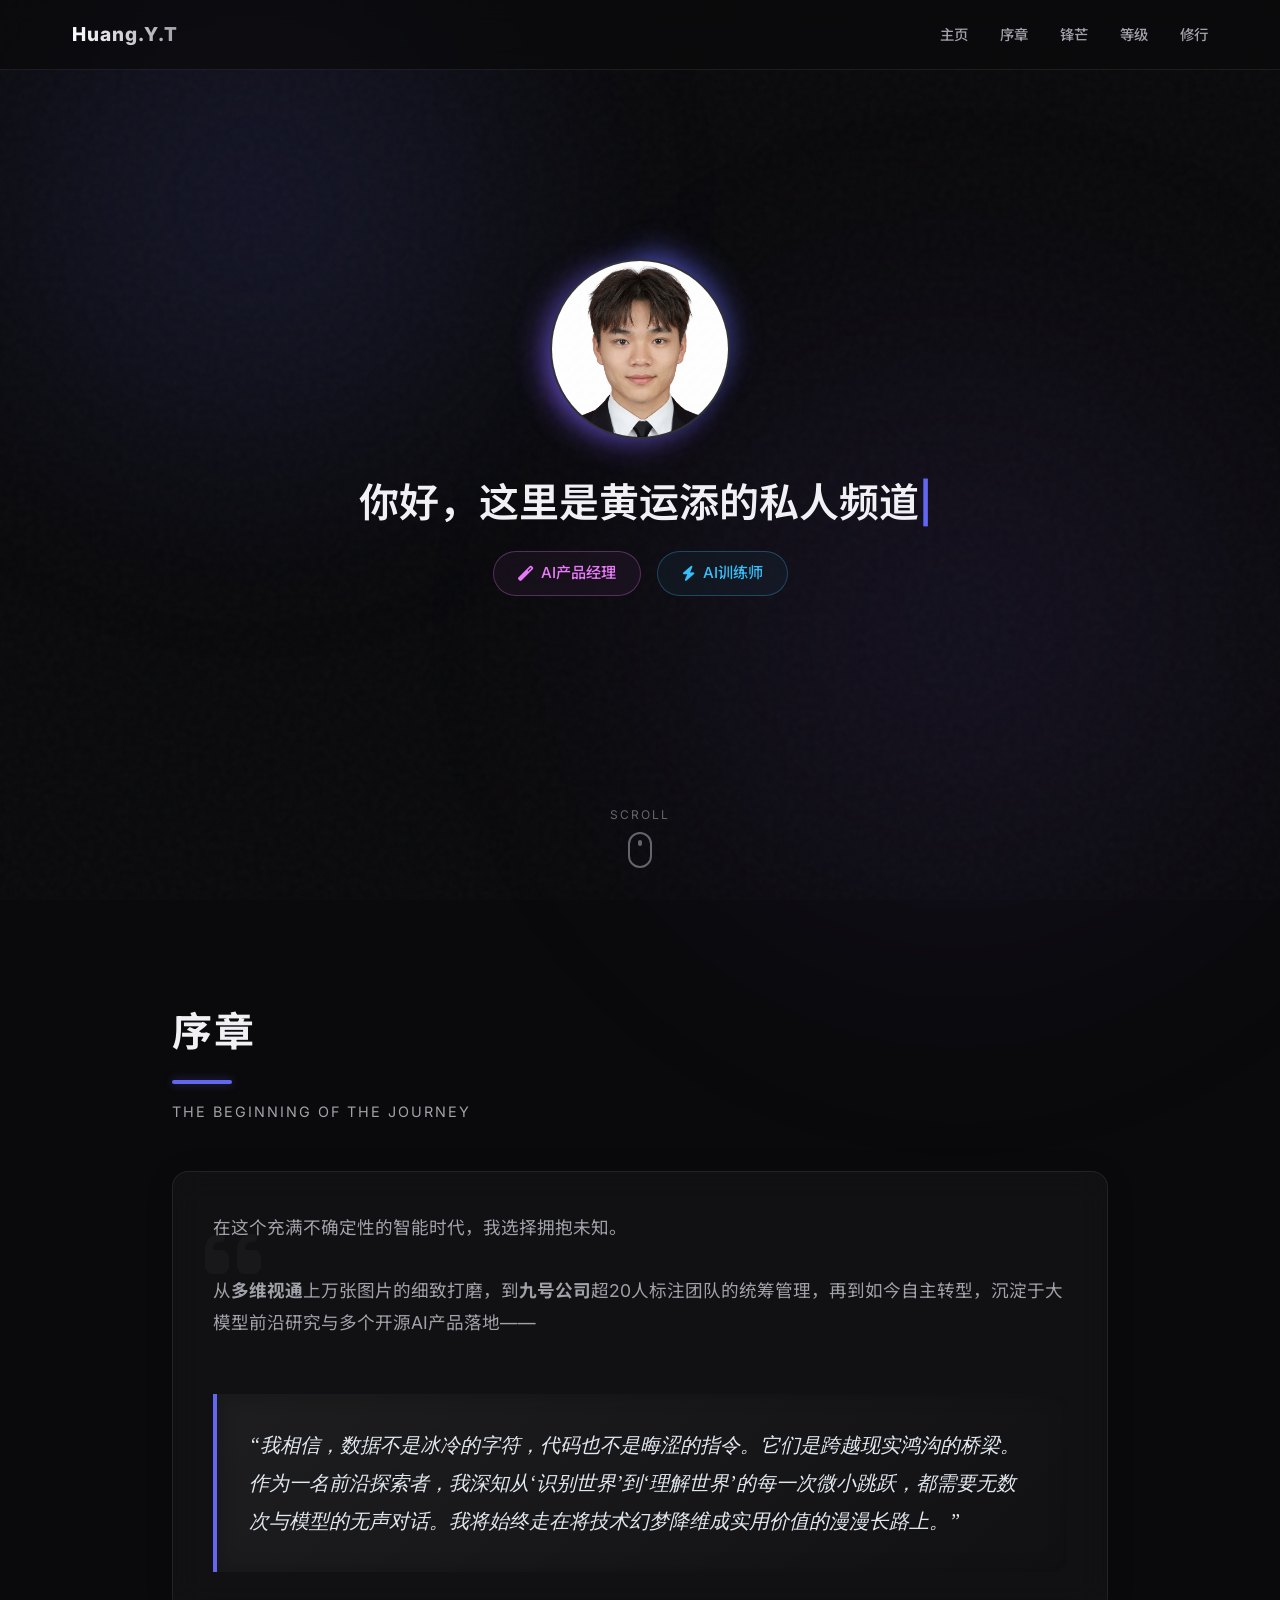
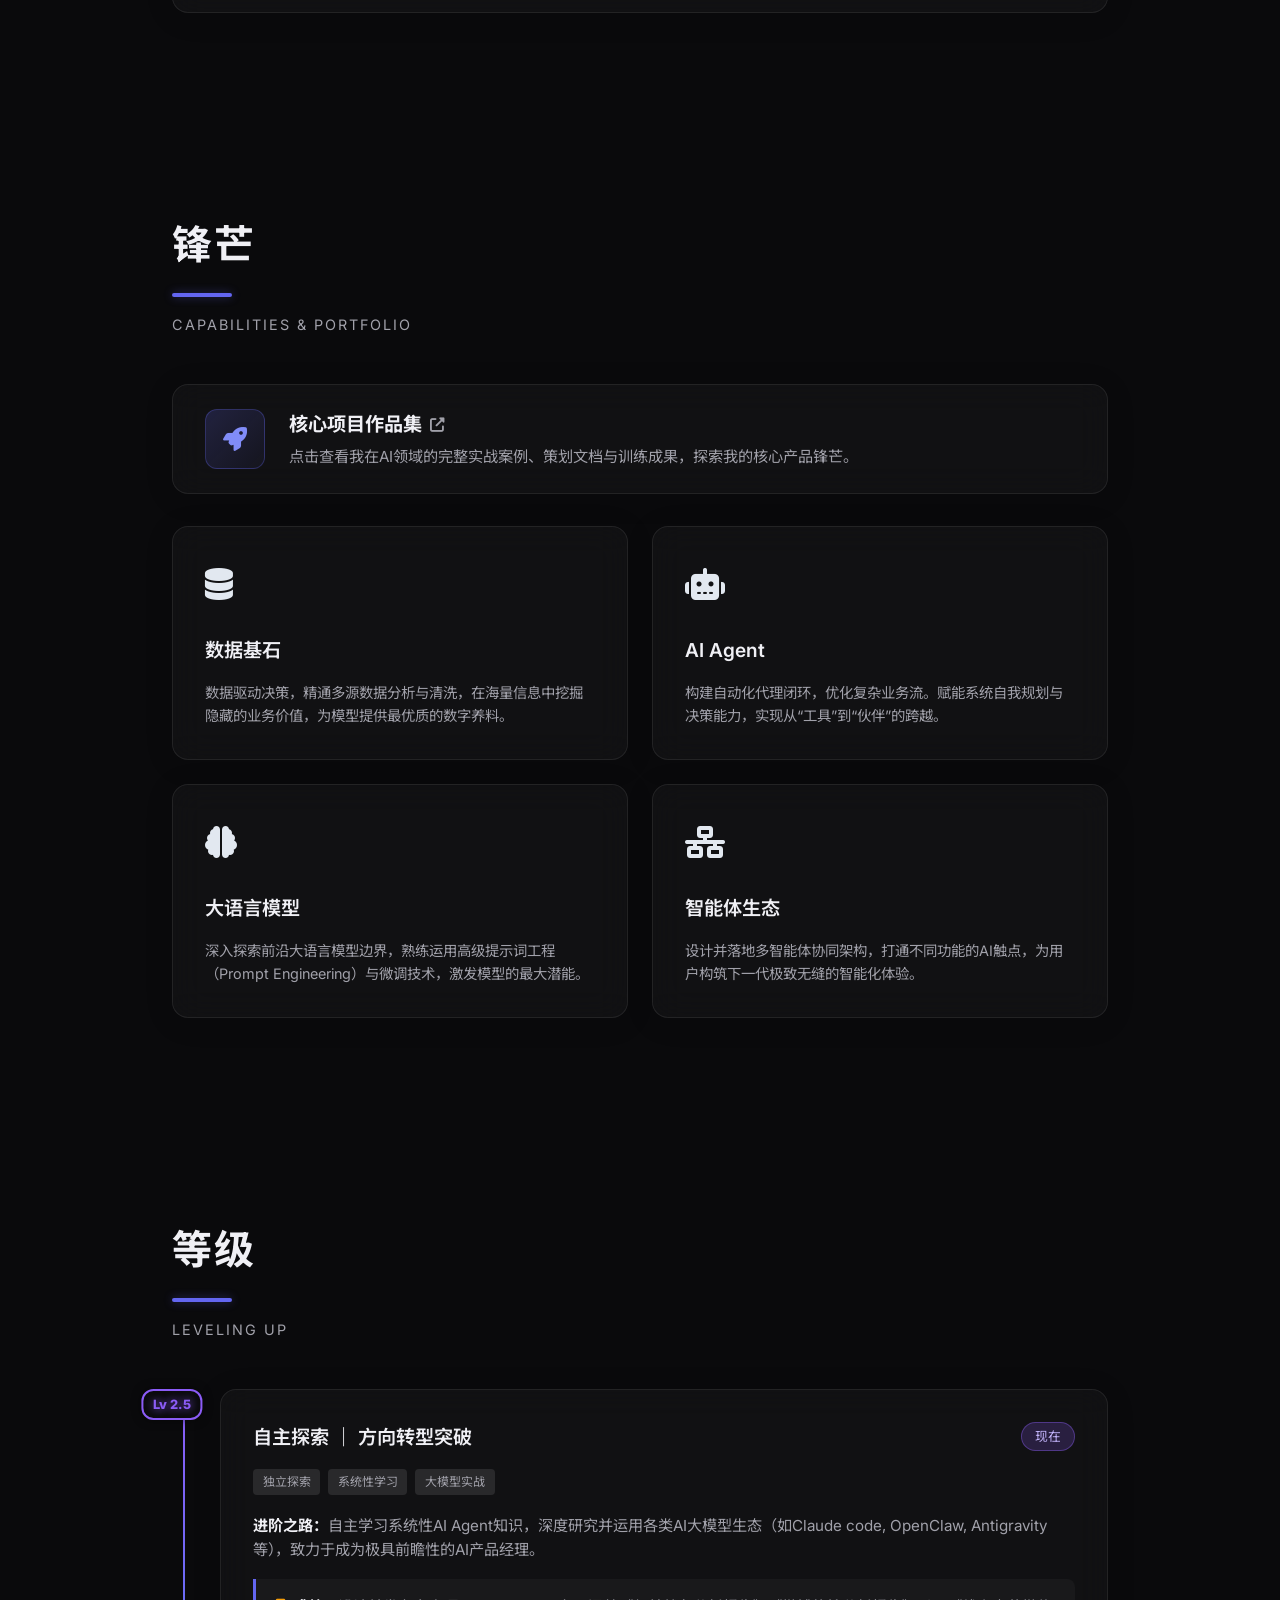
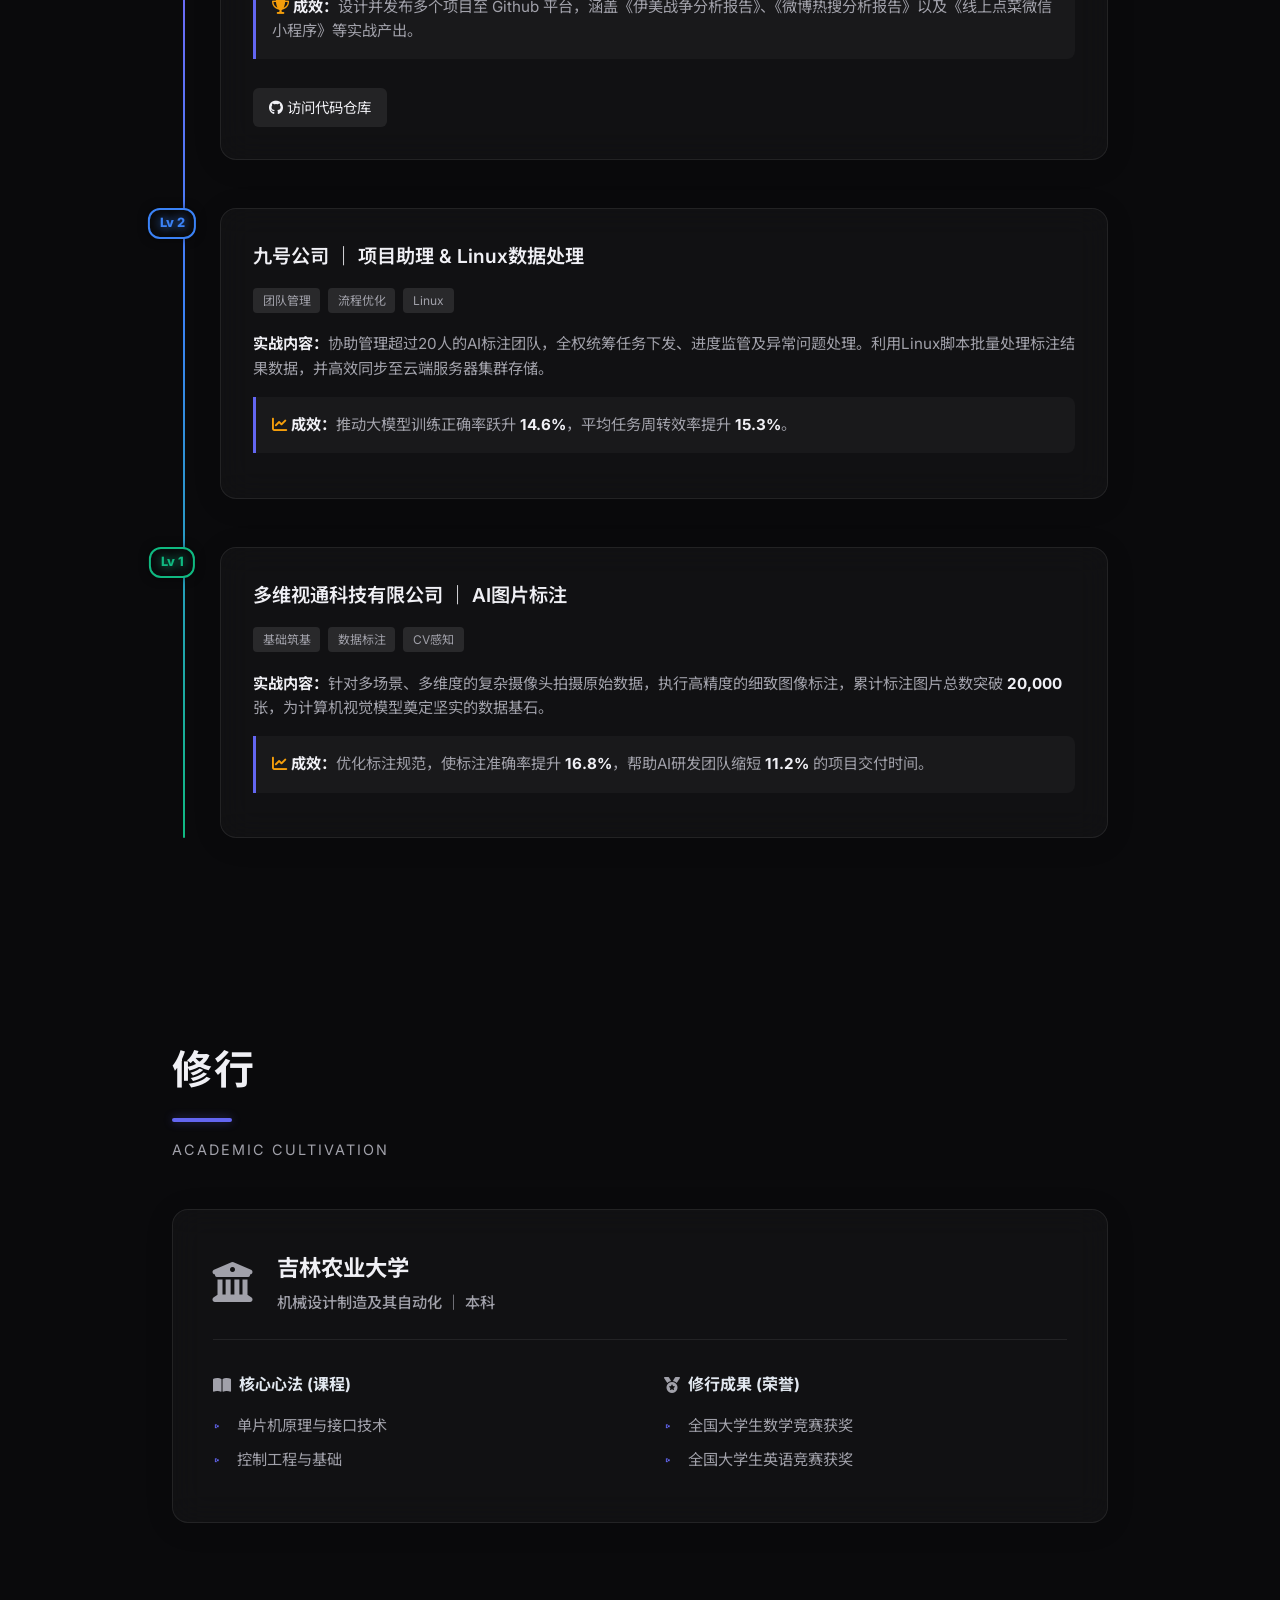
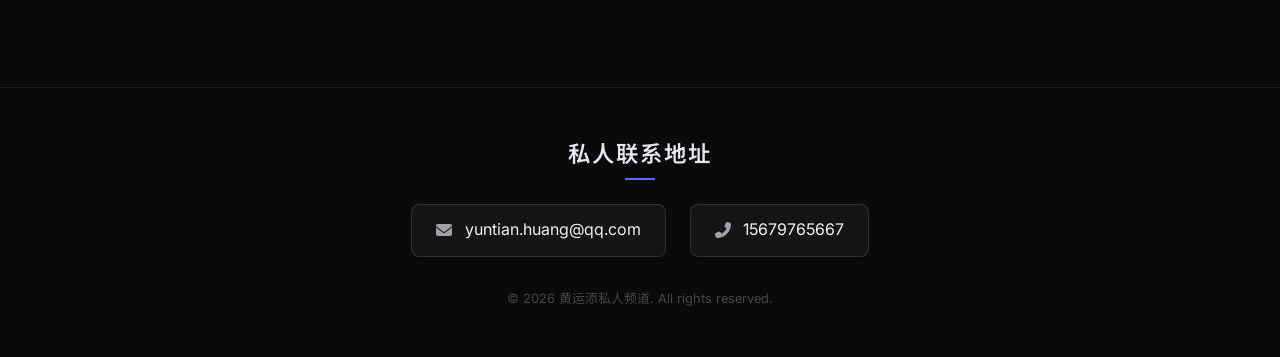
<file: index.html>
<!DOCTYPE html>
<html lang="zh-CN">
<head>
    <meta charset="UTF-8">
    <meta name="viewport" content="width=device-width, initial-scale=1.0">
    <title>黄运添的私人频道 | AI产品经理</title>
    <link rel="stylesheet" href="style.css">
    <link href="https://fonts.googleapis.com/css2?family=Inter:wght@300;400;600;800&family=Noto+Sans+SC:wght@300;400;500;700&display=swap" rel="stylesheet">
    <link rel="stylesheet" href="https://cdnjs.cloudflare.com/ajax/libs/font-awesome/6.4.0/css/all.min.css">
</head>
<body>
    <!-- Background Effects -->
    <div class="bg-grad-1"></div>
    <div class="bg-grad-2"></div>
    <div class="noise-overlay"></div>

    <!-- Navigation -->
    <nav class="glass-nav">
        <div class="nav-content">
            <div class="logo">Huang.Y.T</div>
            <ul class="nav-links">
                <li><a href="#hero">主页</a></li>
                <li><a href="#prologue">序章</a></li>
                <li><a href="#showcase">锋芒</a></li>
                <li><a href="#experience">等级</a></li>
                <li><a href="#education">修行</a></li>
            </ul>
        </div>
    </nav>

    <main>
        <!-- Hero Section -->
        <section id="hero" class="hero-section fade-in">
            <div class="profile-container">
                <div class="profile-glow"></div>
                <!-- Local image copy -->
                <img src="证件照.png" alt="Profile" class="profile-image">
            </div>
            
            <h1 class="greeting">
                <span id="typewriter">你好，这里是黄运添的私人频道</span><span class="cursor">|</span>
            </h1>
            
            <div class="tags-container">
                <span class="glass-pill tag-pm"><i class="fas fa-magic"></i> AI产品经理</span>
                <span class="glass-pill tag-trainer"><i class="fas fa-bolt"></i> AI训练师</span>
            </div>
            
            <div class="scroll-indicator">
                <span>SCROLL</span>
                <div class="mouse">
                    <div class="wheel"></div>
                </div>
            </div>
        </section>

        <!-- 序章 Prologue Section -->
        <section id="prologue" class="section fade-in">
            <div class="section-header">
                <h2>序章</h2>
                <div class="heading-line"></div>
                <p class="subtitle">The Beginning of the Journey</p>
            </div>
            <div class="glass-card prologue-card">
                <div class="quote-icon"><i class="fas fa-quote-left"></i></div>
                <div class="prologue-text">
                    <p>在这个充满不确定性的智能时代，我选择拥抱未知。</p><br>
                    <p>从<strong>多维视通</strong>上万张图片的细致打磨，到<strong>九号公司</strong>超20人标注团队的统筹管理，再到如今自主转型，沉淀于大模型前沿研究与多个开源AI产品落地——</p><br>
                    <blockquote class="personal-quote">
                        “我相信，数据不是冰冷的字符，代码也不是晦涩的指令。它们是跨越现实鸿沟的桥梁。作为一名前沿探索者，我深知从‘识别世界’到‘理解世界’的每一次微小跳跃，都需要无数次与模型的无声对话。我将始终走在将技术幻梦降维成实用价值的漫漫长路上。”
                    </blockquote>
                </div>
            </div>
        </section>

        <!-- 锋芒 Showcase Section -->
        <section id="showcase" class="section fade-in">
            <div class="section-header">
                <h2>锋芒</h2>
                <div class="heading-line"></div>
                <p class="subtitle">Capabilities & Portfolio</p>
            </div>
            
            <!-- Portfolio Link -->
            <div class="portfolio-highlight drop-in">
                <a href="https://fcnxgafpe5te.feishu.cn/wiki/AOy7w97xPigQsfkQcQwc1B4TnVc" target="_blank" class="glass-card flex-card interactable">
                    <div class="icon-box pulse"><i class="fas fa-rocket"></i></div>
                    <div class="content-box">
                        <h3>核心项目作品集 <i class="fas fa-external-link-alt"></i></h3>
                        <p>点击查看我在AI领域的完整实战案例、策划文档与训练成果，探索我的核心产品锋芒。</p>
                    </div>
                </a>
            </div>

            <div class="skills-grid">
                <div class="glass-card skill-card cascade-anim" style="--delay: 1">
                    <div class="skill-icon"><i class="fas fa-database"></i></div>
                    <h3>数据基石</h3>
                    <p>数据驱动决策，精通多源数据分析与清洗，在海量信息中挖掘隐藏的业务价值，为模型提供最优质的数字养料。</p>
                </div>
                <div class="glass-card skill-card cascade-anim" style="--delay: 2">
                    <div class="skill-icon"><i class="fas fa-robot"></i></div>
                    <h3>AI Agent</h3>
                    <p>构建自动化代理闭环，优化复杂业务流。赋能系统自我规划与决策能力，实现从“工具”到“伙伴”的跨越。</p>
                </div>
                <div class="glass-card skill-card cascade-anim" style="--delay: 3">
                    <div class="skill-icon"><i class="fas fa-brain"></i></div>
                    <h3>大语言模型</h3>
                    <p>深入探索前沿大语言模型边界，熟练运用高级提示词工程（Prompt Engineering）与微调技术，激发模型的最大潜能。</p>
                </div>
                <div class="glass-card skill-card cascade-anim" style="--delay: 4">
                    <div class="skill-icon"><i class="fas fa-network-wired"></i></div>
                    <h3>智能体生态</h3>
                    <p>设计并落地多智能体协同架构，打通不同功能的AI触点，为用户构筑下一代极致无缝的智能化体验。</p>
                </div>
            </div>
        </section>

        <!-- 等级 Experience Section -->
        <section id="experience" class="section fade-in">
            <div class="section-header">
                <h2>等级</h2>
                <div class="heading-line"></div>
                <p class="subtitle">Leveling Up</p>
            </div>

            <div class="timeline">
                <!-- Lv 2.5 -->
                <div class="timeline-item">
                    <div class="timeline-marker level-master">Lv 2.5</div>
                    <div class="glass-card timeline-content">
                        <div class="timeline-header">
                            <h3>自主探索 ｜ 方向转型突破</h3>
                            <span class="time-badge">现在</span>
                        </div>
                        <div class="tags-row">
                            <span class="sm-pill">独立探索</span>
                            <span class="sm-pill">系统性学习</span>
                            <span class="sm-pill">大模型实战</span>
                        </div>
                        <div class="timeline-body">
                            <p><strong>进阶之路：</strong>自主学习系统性AI Agent知识，深度研究并运用各类AI大模型生态（如Claude code, OpenClaw, Antigravity等），致力于成为极具前瞻性的AI产品经理。</p>
                            <p class="achievement"><i class="fas fa-trophy"></i> <strong>成效：</strong>设计并发布多个项目至 Github 平台，涵盖《伊美战争分析报告》、《微博热搜分析报告》以及《线上点菜微信小程序》等实战产出。</p>
                            <a href="https://github.com/MiaIria/00002.git" target="_blank" class="github-link"><i class="fab fa-github"></i> 访问代码仓库</a>
                        </div>
                    </div>
                </div>

                <!-- Lv 2 -->
                <div class="timeline-item">
                    <div class="timeline-marker level-advanced">Lv 2</div>
                    <div class="glass-card timeline-content">
                        <div class="timeline-header">
                            <h3>九号公司 ｜ 项目助理 & Linux数据处理</h3>
                        </div>
                        <div class="tags-row">
                            <span class="sm-pill">团队管理</span>
                            <span class="sm-pill">流程优化</span>
                            <span class="sm-pill">Linux</span>
                        </div>
                        <div class="timeline-body">
                            <p><strong>实战内容：</strong>协助管理超过20人的AI标注团队，全权统筹任务下发、进度监管及异常问题处理。利用Linux脚本批量处理标注结果数据，并高效同步至云端服务器集群存储。</p>
                            <p class="achievement"><i class="fas fa-chart-line"></i> <strong>成效：</strong>推动大模型训练正确率跃升 <strong>14.6%</strong>，平均任务周转效率提升 <strong>15.3%</strong>。</p>
                        </div>
                    </div>
                </div>

                <!-- Lv 1 -->
                <div class="timeline-item">
                    <div class="timeline-marker level-base">Lv 1</div>
                    <div class="glass-card timeline-content">
                        <div class="timeline-header">
                            <h3>多维视通科技有限公司 ｜ AI图片标注</h3>
                        </div>
                        <div class="tags-row">
                            <span class="sm-pill">基础筑基</span>
                            <span class="sm-pill">数据标注</span>
                            <span class="sm-pill">CV感知</span>
                        </div>
                        <div class="timeline-body">
                            <p><strong>实战内容：</strong>针对多场景、多维度的复杂摄像头拍摄原始数据，执行高精度的细致图像标注，累计标注图片总数突破 <strong>20,000</strong> 张，为计算机视觉模型奠定坚实的数据基石。</p>
                            <p class="achievement"><i class="fas fa-chart-line"></i> <strong>成效：</strong>优化标注规范，使标注准确率提升 <strong>16.8%</strong>，帮助AI研发团队缩短 <strong>11.2%</strong> 的项目交付时间。</p>
                        </div>
                    </div>
                </div>
            </div>
        </section>

        <!-- 修行 Education Section -->
        <section id="education" class="section fade-in">
            <div class="section-header">
                <h2>修行</h2>
                <div class="heading-line"></div>
                <p class="subtitle">Academic Cultivation</p>
            </div>

            <div class="glass-card education-card">
                <div class="edu-top">
                    <div class="edu-icon"><i class="fas fa-university"></i></div>
                    <div class="edu-titles">
                        <h3>吉林农业大学</h3>
                        <h4>机械设计制造及其自动化 ｜ 本科</h4>
                    </div>
                </div>
                
                <div class="edu-details">
                    <div class="edu-col">
                        <h5><i class="fas fa-book-open"></i> 核心心法 (课程)</h5>
                        <ul class="custom-list">
                            <li>单片机原理与接口技术</li>
                            <li>控制工程与基础</li>
                        </ul>
                    </div>
                    <div class="edu-col">
                        <h5><i class="fas fa-medal"></i> 修行成果 (荣誉)</h5>
                        <ul class="custom-list">
                            <li>全国大学生数学竞赛获奖</li>
                            <li>全国大学生英语竞赛获奖</li>
                        </ul>
                    </div>
                </div>
            </div>
        </section>
    </main>

    <!-- Footer -->
    <footer class="glass-footer">
        <div class="footer-content">
            <h3 class="footer-title">私人联系地址</h3>
            <div class="contact-methods">
                <a href="mailto:yuntian.huang@qq.com" class="contact-btn">
                    <i class="fas fa-envelope"></i>
                    <span>yuntian.huang@qq.com</span>
                </a>
                <a href="tel:15679765667" class="contact-btn">
                    <i class="fas fa-phone-alt"></i>
                    <span>15679765667</span>
                </a>
            </div>
            <p class="copyright">&copy; 2026 黄运添私人频道. All rights reserved.</p>
        </div>
    </footer>

    <script src="script.js"></script>

    <!-- Coze Web SDK -->
    <script src="https://lf-cdn.coze.cn/obj/unpkg/flow-platform/chat-app-sdk/1.2.0-beta.19/libs/cn/index.js"></script>
    <script>
        new CozeWebSDK.WebChatClient({
          config: {
            bot_id: '7621543304194244660',
          },
          componentProps: {
            title: 'yuntian.huang的AI私人助理',
          },
          ui: {
            asstBtn: {
              isNeed: true, // 确保右下角悬浮球存在
            },
            header: {
              isShow: true,
              isNeedClose: true, // 确保右上角有关闭/收起按钮
            },
          },
          // 必须使用 token 认证。请在 Coze 个人设置中生成一个 Personal Access Token 并替换下方 pat_********
          auth: {
            type: 'token',
            token: 'pat_MDmM6uEGmFUgVTYHwJ4Afhkon76aLAAb4AlamR0QzzrsGaXIX5Gw87wjBstaGWGG',
            onRefreshToken: function () {
              return 'pat_MDmM6uEGmFUgVTYHwJ4Afhkon76aLAAb4AlamR0QzzrsGaXIX5Gw87wjBstaGWGG';
            }
          }
        });

        // 强行平移智能体窗口的脚本
        (function() {
            const OFFSET = 80; // 避开 70px 的导航栏，多留 10px 间距
            
            function forceStyle() {
                const container = document.querySelector('.coze-chat-widget-container');
                if (container) {
                    // 如果已经设置了正确的 top，就跳过，避免死循环
                    if (container.style.top === OFFSET + 'px') return;
                    
                    container.style.setProperty('top', OFFSET + 'px', 'important');
                    container.style.setProperty('height', `calc(100% - ${OFFSET}px)`, 'important');
                    container.style.setProperty('z-index', '9999', 'important');
                }
            }

            // 1. 初始尝试
            setInterval(forceStyle, 500);

            // 2. 监听 DOM 变化，防止 SDK 在打开/关闭动画时重置样式
            const observer = new MutationObserver((mutations) => {
                forceStyle();
            });

            observer.observe(document.body, { childList: true, subtree: true });
        })();
    </script>
</body>
</html>
</file>
<file: style.css>
:root {
    --bg-dark: #0a0a0c;
    --text-main: #f0f0f5;
    --text-dim: #a1a1aa;
    --accent-color: #6366f1;
    /* Indigo */
    --accent-glow: rgba(99, 102, 241, 0.4);
    --glass-bg: rgba(255, 255, 255, 0.03);
    --glass-border: rgba(255, 255, 255, 0.08);
    --level-1: #10b981;
    /* Emerald */
    --level-2: #3b82f6;
    /* Blue */
    --level-master: #8b5cf6;
    /* Violet */
}

* {
    margin: 0;
    padding: 0;
    box-sizing: border-box;
}

html {
    scroll-behavior: smooth;
}

body {
    background-color: var(--bg-dark);
    color: var(--text-main);
    font-family: 'Inter', 'Noto Sans SC', sans-serif;
    line-height: 1.6;
    overflow-x: hidden;
    position: relative;
}

/* Background Effects */
.bg-grad-1 {
    position: fixed;
    top: -20vh;
    left: -10vw;
    width: 60vw;
    height: 60vw;
    background: radial-gradient(circle, rgba(99, 102, 241, 0.15) 0%, rgba(10, 10, 12, 0) 70%);
    z-index: -2;
    filter: blur(80px);
}

.bg-grad-2 {
    position: fixed;
    bottom: -20vh;
    right: -10vw;
    width: 70vw;
    height: 70vw;
    background: radial-gradient(circle, rgba(139, 92, 246, 0.1) 0%, rgba(10, 10, 12, 0) 70%);
    z-index: -2;
    filter: blur(100px);
}

.noise-overlay {
    position: fixed;
    top: 0;
    left: 0;
    right: 0;
    bottom: 0;
    background: url('data:image/svg+xml;utf8,%3Csvg viewBox="0 0 200 200" xmlns="http://www.w3.org/2000/svg"%3E%3Cfilter id="noiseFilter"%3E%3CfeTurbulence type="fractalNoise" baseFrequency="0.65" numOctaves="3" stitchTiles="stitch"/%3E%3C/filter%3E%3Crect width="100%25" height="100%25" filter="url(%23noiseFilter)"/%3E%3C/svg%3E');
    opacity: 0.03;
    z-index: -1;
    pointer-events: none;
}

/* Navigation */
.glass-nav {
    position: fixed;
    top: 0;
    left: 0;
    right: 0;
    height: 70px;
    background: rgba(10, 10, 12, 0.7);
    backdrop-filter: blur(12px);
    -webkit-backdrop-filter: blur(12px);
    border-bottom: 1px solid var(--glass-border);
    z-index: 100; /* Lowered from 1000 to avoid blocking Coze SDK */
    transition: all 0.3s ease;
}

.nav-content {
    max-width: 1200px;
    margin: 0 auto;
    padding: 0 2rem;
    height: 100%;
    display: flex;
    justify-content: space-between;
    align-items: center;
}

.logo {
    font-weight: 800;
    font-size: 1.2rem;
    letter-spacing: 1px;
    background: linear-gradient(90deg, #fff, #a1a1aa);
    -webkit-background-clip: text;
    -webkit-text-fill-color: transparent;
}

.nav-links {
    list-style: none;
    display: flex;
    gap: 2rem;
}

.nav-links a {
    color: var(--text-dim);
    text-decoration: none;
    font-size: 0.9rem;
    font-weight: 500;
    transition: color 0.3s ease;
}

.nav-links a:hover {
    color: var(--text-main);
}

/* General Layout */
main {
    max-width: 1000px;
    margin: 0 auto;
    padding: 0 2rem;
}

.section {
    padding: 100px 0;
    min-height: auto;
}

/* Typography elements */
.section-header {
    margin-bottom: 3rem;
}

.section-header h2 {
    font-size: 2.5rem;
    font-weight: 700;
    letter-spacing: 2px;
}

.heading-line {
    width: 60px;
    height: 4px;
    background: var(--accent-color);
    margin: 1rem 0;
    border-radius: 2px;
    box-shadow: 0 0 10px var(--accent-glow);
}

.subtitle {
    color: var(--text-dim);
    font-size: 0.9rem;
    text-transform: uppercase;
    letter-spacing: 2px;
}

/* Glass Card Component */
.glass-card {
    background: var(--glass-bg);
    border: 1px solid var(--glass-border);
    border-radius: 16px;
    padding: 2.5rem;
    backdrop-filter: blur(16px);
    -webkit-backdrop-filter: blur(16px);
    box-shadow: 0 4px 30px rgba(0, 0, 0, 0.1);
    transition: transform 0.3s ease, border-color 0.3s ease;
}

/* Hero Section */
.hero-section {
    height: 100vh;
    display: flex;
    flex-direction: column;
    justify-content: center;
    align-items: center;
    text-align: center;
    position: relative;
}

.profile-container {
    position: relative;
    width: 180px;
    height: 180px;
    margin-bottom: 2rem;
    border-radius: 50%;
    margin-top: -5vh;
    animation: floatingProfile 4s ease-in-out infinite;
}

@keyframes floatingProfile {
    0% {
        transform: translateY(0);
    }

    50% {
        transform: translateY(-10px);
    }

    100% {
        transform: translateY(0);
    }
}

.profile-glow {
    position: absolute;
    top: -5%;
    left: -5%;
    right: -5%;
    bottom: -5%;
    border-radius: 50%;
    background: conic-gradient(from 0deg, var(--accent-color), transparent, var(--level-master), transparent);
    animation: rotate 8s linear infinite;
    filter: blur(15px);
    opacity: 0.6;
    z-index: 1;
}

@keyframes rotate {
    100% {
        transform: rotate(360deg);
    }
}

.profile-image {
    width: 100%;
    height: 100%;
    object-fit: cover;
    border-radius: 50%;
    position: relative;
    z-index: 2;
    border: 2px solid rgba(255, 255, 255, 0.1);
    box-shadow: inset 0 0 20px rgba(0, 0, 0, 0.5), 0 0 20px rgba(99, 102, 241, 0.4);
    background-color: #1a1a24;
    transition: transform 0.4s cubic-bezier(0.175, 0.885, 0.32, 1.275), box-shadow 0.4s ease;
    animation: breathingGlow 4s ease-in-out infinite alternate;
}

@keyframes breathingGlow {
    0% {
        box-shadow: inset 0 0 20px rgba(0, 0, 0, 0.5), 0 0 15px rgba(99, 102, 241, 0.3);
    }

    100% {
        box-shadow: inset 0 0 20px rgba(0, 0, 0, 0.5), 0 0 35px rgba(139, 92, 246, 0.6);
    }
}

.profile-container:hover .profile-image {
    transform: scale(1.05);
    animation-play-state: paused;
}

.greeting {
    font-size: 2.5rem;
    font-weight: 600;
    margin-bottom: 1.5rem;
    height: 3.5rem;
    /* prevent layout shift */
}

.cursor {
    display: inline-block;
    width: 3px;
    animation: blink 1s infinite;
    color: var(--accent-color);
}

@keyframes blink {

    0%,
    100% {
        opacity: 1;
    }

    50% {
        opacity: 0;
    }
}

.tags-container {
    display: flex;
    gap: 1rem;
    justify-content: center;
}

.glass-pill {
    padding: 0.6rem 1.5rem;
    border-radius: 30px;
    background: rgba(255, 255, 255, 0.05);
    border: 1px solid rgba(255, 255, 255, 0.1);
    backdrop-filter: blur(10px);
    font-size: 0.95rem;
    font-weight: 500;
    color: var(--text-main);
    transition: all 0.3s ease;
    cursor: default;
    display: inline-flex;
    align-items: center;
    gap: 0.5rem;
}

.tag-pm {
    color: #e879f9;
    /* Fuchsia */
    border-color: rgba(232, 121, 249, 0.3);
    background: rgba(232, 121, 249, 0.05);
}

.tag-pm:hover {
    box-shadow: 0 0 15px rgba(232, 121, 249, 0.2);
    border-color: rgba(232, 121, 249, 0.5);
    transform: translateY(-2px);
}

.tag-trainer {
    color: #38bdf8;
    /* Sky Blue */
    border-color: rgba(56, 189, 248, 0.3);
    background: rgba(56, 189, 248, 0.05);
}

.tag-trainer:hover {
    box-shadow: 0 0 15px rgba(56, 189, 248, 0.2);
    border-color: rgba(56, 189, 248, 0.5);
    transform: translateY(-2px);
}

.scroll-indicator {
    position: absolute;
    bottom: 2rem;
    display: flex;
    flex-direction: column;
    align-items: center;
    gap: 0.5rem;
    color: var(--text-dim);
    font-size: 0.75rem;
    letter-spacing: 2px;
    opacity: 0.6;
}

.mouse {
    width: 24px;
    height: 36px;
    border: 2px solid var(--text-dim);
    border-radius: 12px;
    position: relative;
    display: flex;
    justify-content: center;
}

.wheel {
    width: 4px;
    height: 6px;
    background: var(--text-dim);
    border-radius: 2px;
    margin-top: 6px;
    animation: scroll 1.5s infinite;
}

@keyframes scroll {
    0% {
        transform: translateY(0);
        opacity: 1;
    }

    100% {
        transform: translateY(12px);
        opacity: 0;
    }
}

/* Prologue */
.prologue-card {
    position: relative;
    overflow: hidden;
}

.quote-icon {
    position: absolute;
    top: 2rem;
    left: 2rem;
    font-size: 4rem;
    color: rgba(255, 255, 255, 0.03);
    z-index: 0;
}

.prologue-text {
    position: relative;
    z-index: 1;
    font-size: 1.1rem;
    line-height: 1.8;
    color: var(--text-dim);
}

.personal-quote {
    margin-top: 1.5rem;
    padding: 2rem;
    font-family: 'Georgia', serif;
    /* Or any custom elegant serif/cursive */
    font-size: 1.25rem;
    line-height: 1.9;
    color: #e2e8f0;
    font-style: italic;
    background: linear-gradient(135deg, rgba(255, 255, 255, 0.05), transparent);
    border-left: 4px solid var(--accent-color);
    border-radius: 0 12px 12px 0;
    box-shadow: inset 0 0 20px rgba(0, 0, 0, 0.2);
}

.placeholder-text {
    font-style: italic;
    color: rgba(161, 161, 170, 0.5);
}

/* Showcase */
.portfolio-highlight {
    margin-bottom: 2rem;
}

.flex-card {
    display: flex;
    align-items: center;
    gap: 1.5rem;
    text-decoration: none;
    color: var(--text-main);
    padding: 1.5rem 2rem;
}

.interactable:hover {
    transform: translateY(-5px);
    border-color: rgba(99, 102, 241, 0.5);
    box-shadow: 0 10px 40px rgba(99, 102, 241, 0.15);
    background: rgba(255, 255, 255, 0.05);
}

.flex-card .icon-box {
    width: 60px;
    height: 60px;
    border-radius: 12px;
    background: linear-gradient(135deg, rgba(99, 102, 241, 0.2), rgba(99, 102, 241, 0.05));
    border: 1px solid rgba(99, 102, 241, 0.3);
    display: flex;
    justify-content: center;
    align-items: center;
    font-size: 1.5rem;
    color: #818cf8;
}

.flex-card h3 {
    font-size: 1.2rem;
    margin-bottom: 0.3rem;
    display: flex;
    align-items: center;
    gap: 0.5rem;
}

.flex-card h3 i {
    font-size: 0.9rem;
    color: var(--text-dim);
}

.flex-card p {
    color: var(--text-dim);
    font-size: 0.95rem;
}

.skills-grid {
    display: grid;
    grid-template-columns: repeat(2, 1fr);
    gap: 1.5rem;
}

.skill-card {
    padding: 2rem;
    display: flex;
    flex-direction: column;
    gap: 1rem;
}

.skill-card:hover {
    border-color: rgba(255, 255, 255, 0.15);
    background: rgba(255, 255, 255, 0.05);
}

.skill-icon {
    font-size: 2rem;
    color: #e2e8f0;
    margin-bottom: 0.5rem;
}

.skill-card h3 {
    font-size: 1.2rem;
    font-weight: 600;
}

.skill-card p {
    color: var(--text-dim);
    font-size: 0.9rem;
    line-height: 1.6;
}

/* Experience (Leveling up) */
.timeline {
    position: relative;
    padding-left: 3rem;
}

.timeline::before {
    content: '';
    position: absolute;
    top: 0;
    bottom: 0;
    left: 11px;
    width: 2px;
    background: linear-gradient(to bottom, var(--level-master), var(--level-2), var(--level-1));
    border-radius: 1px;
}

.timeline-item {
    position: relative;
    margin-bottom: 3rem;
}

.timeline-item:last-child {
    margin-bottom: 0;
}

.timeline-marker {
    position: absolute;
    left: -3rem;
    top: 0;
    transform: translateX(-50%);
    background: var(--bg-dark);
    border: 2px solid;
    padding: 0.2rem 0.6rem;
    border-radius: 12px;
    font-size: 0.8rem;
    font-weight: 800;
    z-index: 2;
    box-shadow: 0 0 10px rgba(0, 0, 0, 0.5);
}

.level-master {
    border-color: var(--level-master);
    color: var(--level-master);
    text-shadow: 0 0 10px var(--level-master);
}

.level-advanced {
    border-color: var(--level-2);
    color: var(--level-2);
    text-shadow: 0 0 10px var(--level-2);
}

.level-base {
    border-color: var(--level-1);
    color: var(--level-1);
    text-shadow: 0 0 10px var(--level-1);
}

.timeline-content {
    padding: 2rem;
}

.timeline-header {
    display: flex;
    justify-content: space-between;
    align-items: flex-start;
    margin-bottom: 1rem;
}

.timeline-header h3 {
    font-size: 1.2rem;
    font-weight: 600;
}

.time-badge {
    background: rgba(139, 92, 246, 0.2);
    color: #c4b5fd;
    padding: 0.2rem 0.8rem;
    border-radius: 20px;
    font-size: 0.8rem;
    border: 1px solid rgba(139, 92, 246, 0.4);
}

.tags-row {
    display: flex;
    flex-wrap: wrap;
    gap: 0.5rem;
    margin-bottom: 1.2rem;
}

.sm-pill {
    padding: 0.2rem 0.6rem;
    border-radius: 4px;
    background: rgba(255, 255, 255, 0.1);
    font-size: 0.75rem;
    color: var(--text-dim);
}

.timeline-body p {
    margin-bottom: 0.8rem;
    font-size: 0.95rem;
    color: var(--text-dim);
}

.timeline-body strong {
    color: var(--text-main);
}

.achievement {
    background: rgba(255, 255, 255, 0.03);
    padding: 1rem;
    border-left: 3px solid var(--accent-color);
    border-radius: 0 8px 8px 0;
    margin-top: 1rem !important;
}

.achievement i {
    color: #f59e0b;
}

.github-link {
    display: inline-block;
    margin-top: 1rem;
    color: var(--text-main);
    text-decoration: none;
    font-size: 0.9rem;
    padding: 0.5rem 1rem;
    border-radius: 6px;
    background: rgba(255, 255, 255, 0.08);
    transition: background 0.2s;
}

.github-link:hover {
    background: rgba(255, 255, 255, 0.15);
}

/* Education (Cultivation) */
.education-card {
    display: flex;
    flex-direction: column;
    gap: 2rem;
}

.edu-top {
    display: flex;
    align-items: center;
    gap: 1.5rem;
    padding-bottom: 1.5rem;
    border-bottom: 1px solid var(--glass-border);
}

.edu-icon {
    font-size: 2.5rem;
    color: var(--text-dim);
}

.edu-titles h3 {
    font-size: 1.4rem;
    margin-bottom: 0.3rem;
}

.edu-titles h4 {
    color: var(--text-dim);
    font-weight: 500;
    font-size: 0.95rem;
}

.edu-details {
    display: flex;
    gap: 3rem;
}

.edu-col {
    flex: 1;
}

.edu-col h5 {
    color: #e2e8f0;
    font-size: 1rem;
    margin-bottom: 1rem;
    display: flex;
    align-items: center;
    gap: 0.5rem;
}

.edu-col h5 i {
    color: var(--text-dim);
}

.custom-list {
    list-style: none;
}

.custom-list li {
    position: relative;
    padding-left: 1.5rem;
    margin-bottom: 0.6rem;
    color: var(--text-dim);
    font-size: 0.95rem;
}

.custom-list li::before {
    content: '▹';
    position: absolute;
    left: 0;
    color: var(--accent-color);
}

/* Footer */
.glass-footer {
    border-top: 1px solid var(--glass-border);
    background: rgba(10, 10, 12, 0.4);
    padding: 3rem 0;
    margin-top: 4rem;
}

.footer-content {
    max-width: 1000px;
    margin: 0 auto;
    padding: 0 2rem;
    display: flex;
    flex-direction: column;
    align-items: center;
    gap: 2rem;
}

.footer-title {
    font-size: 1.4rem;
    color: #e2e8f0;
    font-weight: 600;
    letter-spacing: 2px;
    margin-bottom: -0.5rem;
    position: relative;
    padding-bottom: 0.5rem;
}

.footer-title::after {
    content: '';
    position: absolute;
    bottom: 0;
    left: 50%;
    transform: translateX(-50%);
    width: 30px;
    height: 2px;
    background: var(--accent-color);
}

.contact-methods {
    display: flex;
    gap: 1.5rem;
    flex-wrap: wrap;
    justify-content: center;
}

.contact-btn {
    display: flex;
    align-items: center;
    gap: 0.8rem;
    padding: 0.8rem 1.5rem;
    border-radius: 8px;
    background: rgba(255, 255, 255, 0.05);
    border: 1px solid rgba(255, 255, 255, 0.1);
    color: var(--text-main);
    text-decoration: none;
    transition: all 0.3s ease;
}

.contact-btn:hover {
    background: rgba(255, 255, 255, 0.1);
    border-color: rgba(255, 255, 255, 0.2);
    transform: translateY(-2px);
}

.contact-btn i {
    color: var(--text-dim);
}

.copyright {
    color: rgba(161, 161, 170, 0.4);
    font-size: 0.8rem;
}

/* Animations & Utility */
.pulse {
    animation: pulseGlow 2s infinite;
}

@keyframes pulseGlow {
    0% {
        box-shadow: 0 0 0 0 rgba(99, 102, 241, 0.4);
    }

    70% {
        box-shadow: 0 0 0 10px rgba(99, 102, 241, 0);
    }

    100% {
        box-shadow: 0 0 0 0 rgba(99, 102, 241, 0);
    }
}

.fade-in {
    opacity: 0;
    transform: translateY(30px);
    transition: opacity 0.8s ease-out, transform 0.8s ease-out;
}

.fade-in.visible {
    opacity: 1;
    transform: translateY(0);
}

/* Responsive Design */
@media (max-width: 768px) {
    .nav-links {
        display: none;
        /* simple mobile fallback, ideally a hamburger menu */
    }

    .skills-grid {
        grid-template-columns: 1fr;
    }

    .edu-details {
        flex-direction: column;
        gap: 1.5rem;
    }

    .timeline {
        padding-left: 2rem;
    }

    .timeline::before {
        left: 0px;
    }

    .timeline-marker {
        left: 0;
        transform: translate(-50%, -10px);
    }

    .greeting {
        font-size: 1.8rem;
        padding: 0 1rem;
    }
}
</file>
